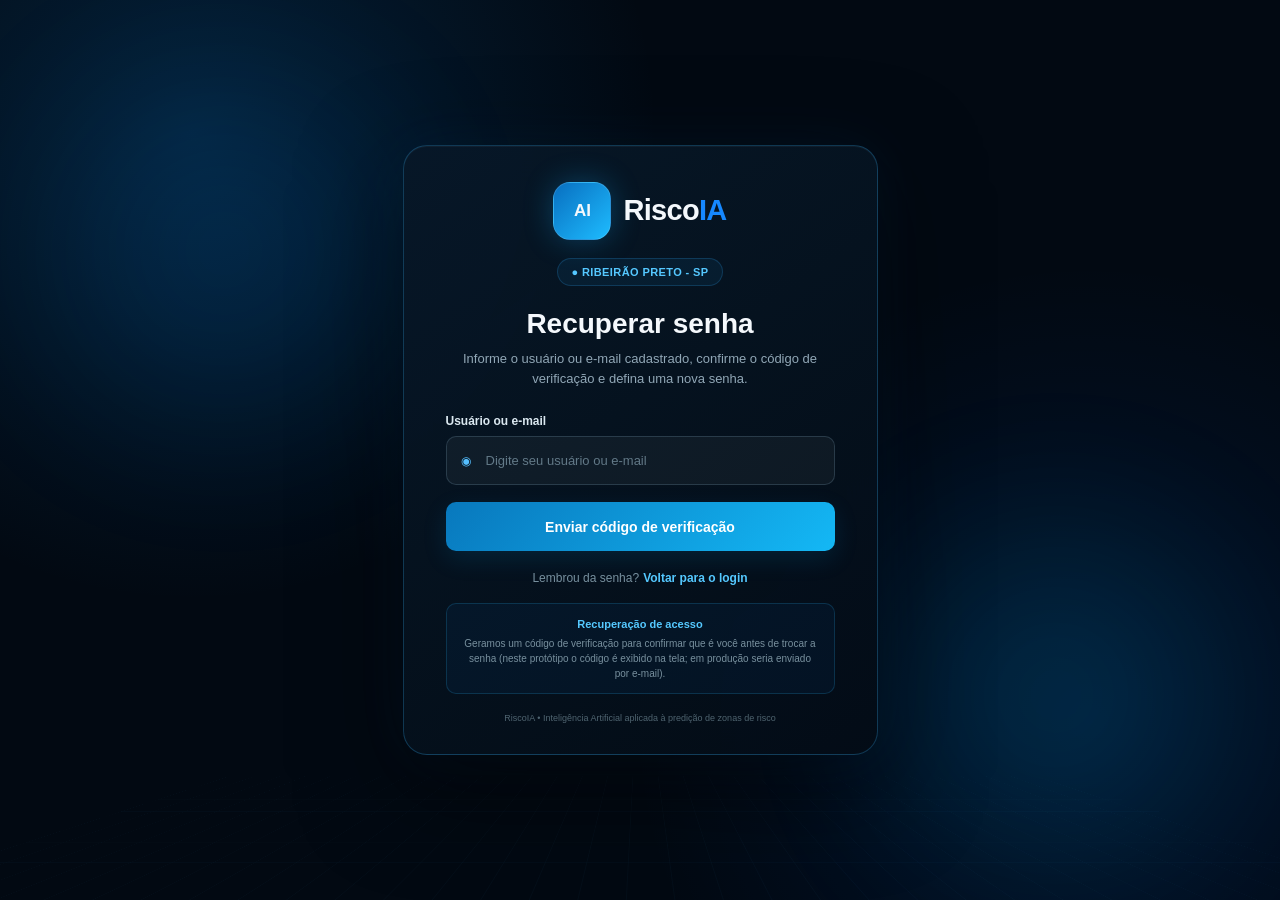
<file: forgot-password.html>
<!DOCTYPE html>
<html lang="pt-BR">
<head>
    <meta charset="UTF-8">
    <meta name="viewport" content="width=device-width, initial-scale=1.0">
    <title>RiscoIA | Recuperar senha</title>
    <link rel="stylesheet" href="login.css">
    <link rel="stylesheet" href="enhancements.css">
</head>
<body>
<div class="background">
    <div class="grid"></div>
    <div class="glow glow-one"></div>
    <div class="glow glow-two"></div>
</div>

<main class="login-container">
    <section class="login-card recovery-card" aria-labelledby="recoveryTitle">
        <div class="brand">
            <div class="logo-icon"><span>AI</span></div>
            <div class="brand-name">Risco<span>IA</span></div>
        </div>

        <div class="location">● RIBEIRÃO PRETO - SP</div>

        <div class="heading">
            <h1 id="recoveryTitle">Recuperar senha</h1>
            <p>Informe o usuário ou e-mail cadastrado, confirme o código de verificação e defina uma nova senha.</p>
        </div>

        <form id="recoveryForm" class="auth-form" novalidate>

            <!-- ETAPA 1: identificar a conta e gerar o código -->
            <div id="recoveryStep1">
                <div class="input-group">
                    <label for="recoveryIdentity">Usuário ou e-mail</label>
                    <div class="input-wrapper">
                        <span class="input-icon">◉</span>
                        <input id="recoveryIdentity" type="text" autocomplete="username"
                               placeholder="Digite seu usuário ou e-mail" required>
                    </div>
                </div>

                <button type="button" class="login-button recovery-button" id="sendCodeButton">
                    Enviar código de verificação
                </button>
            </div>

            <!-- ETAPA 2: confirmar o código e definir a nova senha -->
            <div id="recoveryStep2" hidden>
                <div id="recoveryCodeHint" class="recovery-code-hint" hidden></div>

                <div class="input-group">
                    <label for="recoveryCode">Código de verificação</label>
                    <div class="input-wrapper">
                        <span class="input-icon">#</span>
                        <input id="recoveryCode" type="text" inputmode="numeric" maxlength="6"
                               placeholder="Digite o código de 6 dígitos" required>
                    </div>
                </div>

                <div class="input-group">
                    <label for="newPassword">Nova senha</label>
                    <div class="input-wrapper">
                        <span class="input-icon">●</span>
                        <input id="newPassword" type="password" minlength="6"
                               autocomplete="new-password" placeholder="Mínimo de 6 caracteres" required>
                        <button type="button" class="password-toggle" data-target="newPassword" aria-label="Mostrar ou ocultar nova senha">Mostrar</button>
                    </div>
                </div>

                <div class="input-group">
                    <label for="confirmNewPassword">Confirmar nova senha</label>
                    <div class="input-wrapper">
                        <span class="input-icon">●</span>
                        <input id="confirmNewPassword" type="password" minlength="6"
                               autocomplete="new-password" placeholder="Digite a senha novamente" required>
                        <button type="button" class="password-toggle" data-target="confirmNewPassword" aria-label="Mostrar ou ocultar confirmação da senha">Mostrar</button>
                    </div>
                </div>

                <button type="submit" class="login-button recovery-button" id="recoveryButton">
                    <span id="recoveryButtonText">Redefinir minha senha</span>
                    <span id="recoveryLoading" class="hidden">Atualizando...</span>
                </button>
            </div>

            <div id="recoveryMessage" class="message hidden" role="status" aria-live="polite"></div>
        </form>

        <div class="switch-auth recovery-back-area">
            <span>Lembrou da senha?</span>
            <a href="login.html" class="recovery-back">Voltar para o login</a>
        </div>

        <div class="recovery-info">
            <strong>Recuperação de acesso</strong>
            <span>Geramos um código de verificação para confirmar que é você antes de trocar a senha (neste protótipo o código é exibido na tela; em produção seria enviado por e-mail).</span>
        </div>

        <footer>
            RiscoIA • Inteligência Artificial aplicada à predição de zonas de risco
        </footer>
    </section>
</main>

<script src="utils.js"></script>
<script src="enhancements.js"></script>
</body>
</html>
</file>
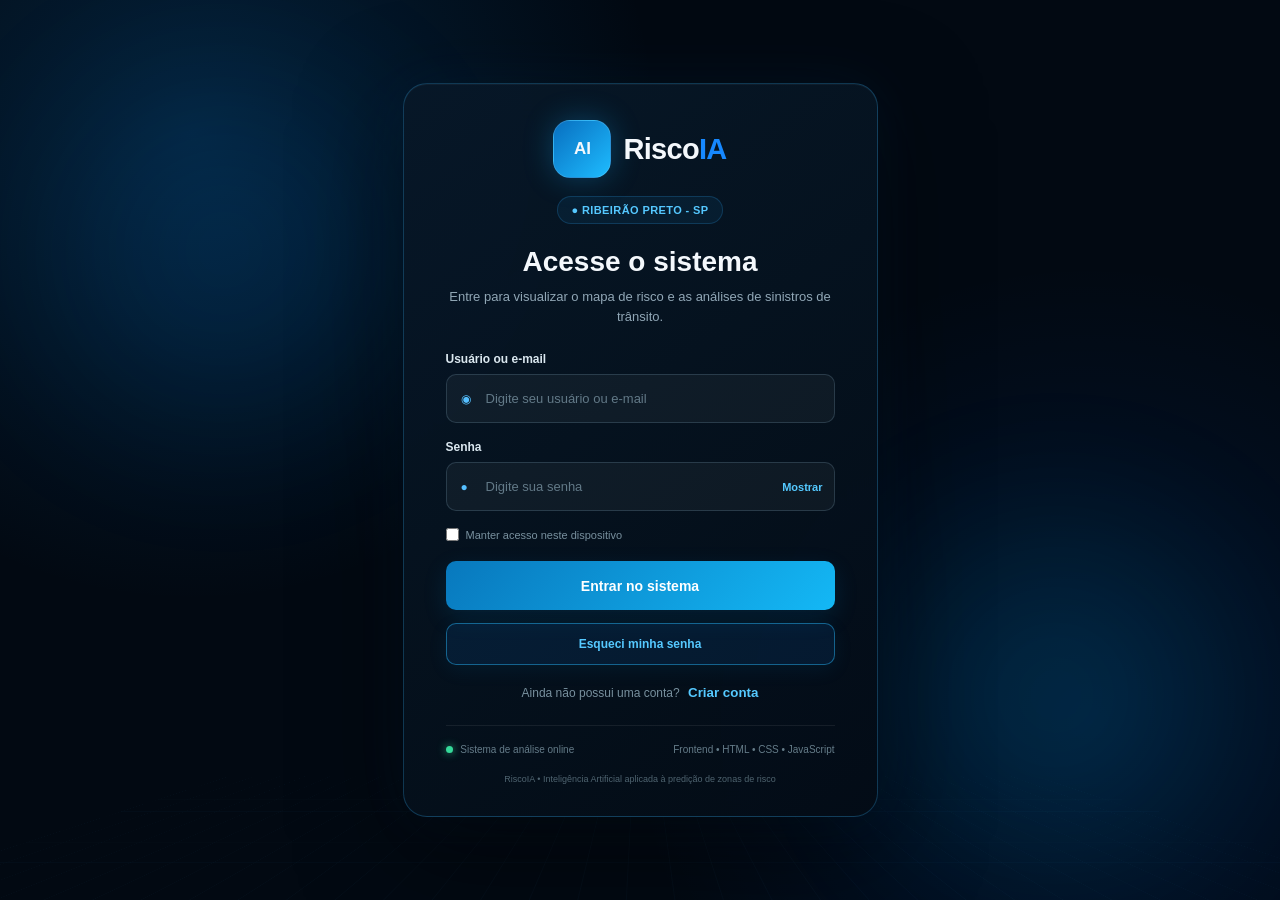
<file: login.html>
<!DOCTYPE html>
<html lang="pt-BR">
<head>
    <meta charset="UTF-8">
    <meta name="viewport" content="width=device-width, initial-scale=1.0">
    <title>RiscoIA | Sistema de Predição de Sinistros</title>
    <link rel="stylesheet" href="login.css">
    <link rel="stylesheet" href="enhancements.css">
</head>
<body>

<div class="background">
    <div class="grid"></div>
    <div class="glow glow-one"></div>
    <div class="glow glow-two"></div>
</div>

<main class="login-container">
    <section class="login-card">

        <div class="brand">
            <div class="logo-icon">
                <span>AI</span>
            </div>
            <div class="brand-name">Risco<span>IA</span></div>
        </div>

        <div class="location">● RIBEIRÃO PRETO - SP</div>

        <div class="heading">
            <h1 id="formTitle">Acesse o sistema</h1>
            <p id="formSubtitle">
                Entre para visualizar o mapa de risco e as análises de sinistros de trânsito.
            </p>
        </div>

        <!-- LOGIN -->
        <form id="loginForm" class="auth-form">
            <div class="input-group">
                <label for="loginUsername">Usuário ou e-mail</label>
                <div class="input-wrapper">
                    <span class="input-icon">◉</span>
                    <input
                        type="text"
                        id="loginUsername"
                        placeholder="Digite seu usuário ou e-mail"
                        autocomplete="username"
                        required
                    >
                </div>
            </div>

            <div class="input-group">
                <label for="loginPassword">Senha</label>
                <div class="input-wrapper">
                    <span class="input-icon">●</span>
                    <input
                        type="password"
                        id="loginPassword"
                        placeholder="Digite sua senha"
                        autocomplete="current-password"
                        required
                    >
                    <button type="button" class="password-toggle" data-target="loginPassword" aria-label="Mostrar ou ocultar senha">Mostrar</button>
                </div>
            </div>

            <div class="form-options">
                <label class="remember">
                    <input type="checkbox" id="rememberMe">
                    <span>Manter acesso neste dispositivo</span>
                </label>
            </div>

            <button type="submit" class="login-button" id="loginButton">
                <span id="loginButtonText">Entrar no sistema</span>
                <span id="loginLoading" class="hidden">Autenticando...</span>
            </button>

            <div id="loginMessage" class="message hidden"></div>

            <div class="forgot-password-link">
                <button type="button" id="forgotPasswordLink">Esqueci minha senha</button>
            </div>
        </form>

        <!-- CADASTRO -->
        <form id="registerForm" class="auth-form hidden">
            <div class="input-group">
                <label for="registerName">Nome completo</label>
                <div class="input-wrapper">
                    <span class="input-icon">●</span>
                    <input
                        type="text"
                        id="registerName"
                        placeholder="Digite seu nome completo"
                        autocomplete="name"
                        required
                    >
                </div>
            </div>

            <div class="input-group">
                <label for="registerEmail">E-mail</label>
                <div class="input-wrapper">
                    <span class="input-icon">@</span>
                    <input
                        type="email"
                        id="registerEmail"
                        placeholder="seuemail@exemplo.com"
                        autocomplete="email"
                        required
                    >
                </div>
            </div>

            <div class="input-group">
                <label for="registerUsername">Usuário</label>
                <div class="input-wrapper">
                    <span class="input-icon">◉</span>
                    <input
                        type="text"
                        id="registerUsername"
                        placeholder="Escolha um usuário"
                        autocomplete="username"
                        minlength="3"
                        required
                    >
                </div>
            </div>

            <div class="input-group">
                <label for="registerPassword">Senha</label>
                <div class="input-wrapper">
                    <span class="input-icon">●</span>
                    <input
                        type="password"
                        id="registerPassword"
                        placeholder="Mínimo de 6 caracteres"
                        autocomplete="new-password"
                        minlength="6"
                        required
                    >
                    <button type="button" class="password-toggle" data-target="registerPassword" aria-label="Mostrar ou ocultar senha">Mostrar</button>
                </div>
            </div>

            <div class="input-group">
                <label for="registerPasswordConfirm">Confirmar senha</label>
                <div class="input-wrapper">
                    <span class="input-icon">●</span>
                    <input
                        type="password"
                        id="registerPasswordConfirm"
                        placeholder="Digite a senha novamente"
                        autocomplete="new-password"
                        required
                    >
                </div>
            </div>

            <button type="submit" class="login-button">
                Criar conta e continuar
            </button>

            <div id="registerMessage" class="message hidden"></div>
        </form>

        <div class="switch-auth">
            <span id="switchText">Ainda não possui uma conta?</span>
            <button type="button" id="switchAuth">Criar conta</button>
        </div>

        <div class="system-info">
            <div><span class="status-dot"></span> Sistema de análise online</div>
            <div>Frontend • HTML • CSS • JavaScript</div>
        </div>

        <footer>
            RiscoIA • Inteligência Artificial aplicada à predição de zonas de risco
        </footer>
    </section>
</main>

<script src="utils.js"></script>
<script src="script.js"></script>
<script src="enhancements.js"></script>
</body>
</html>
</file>
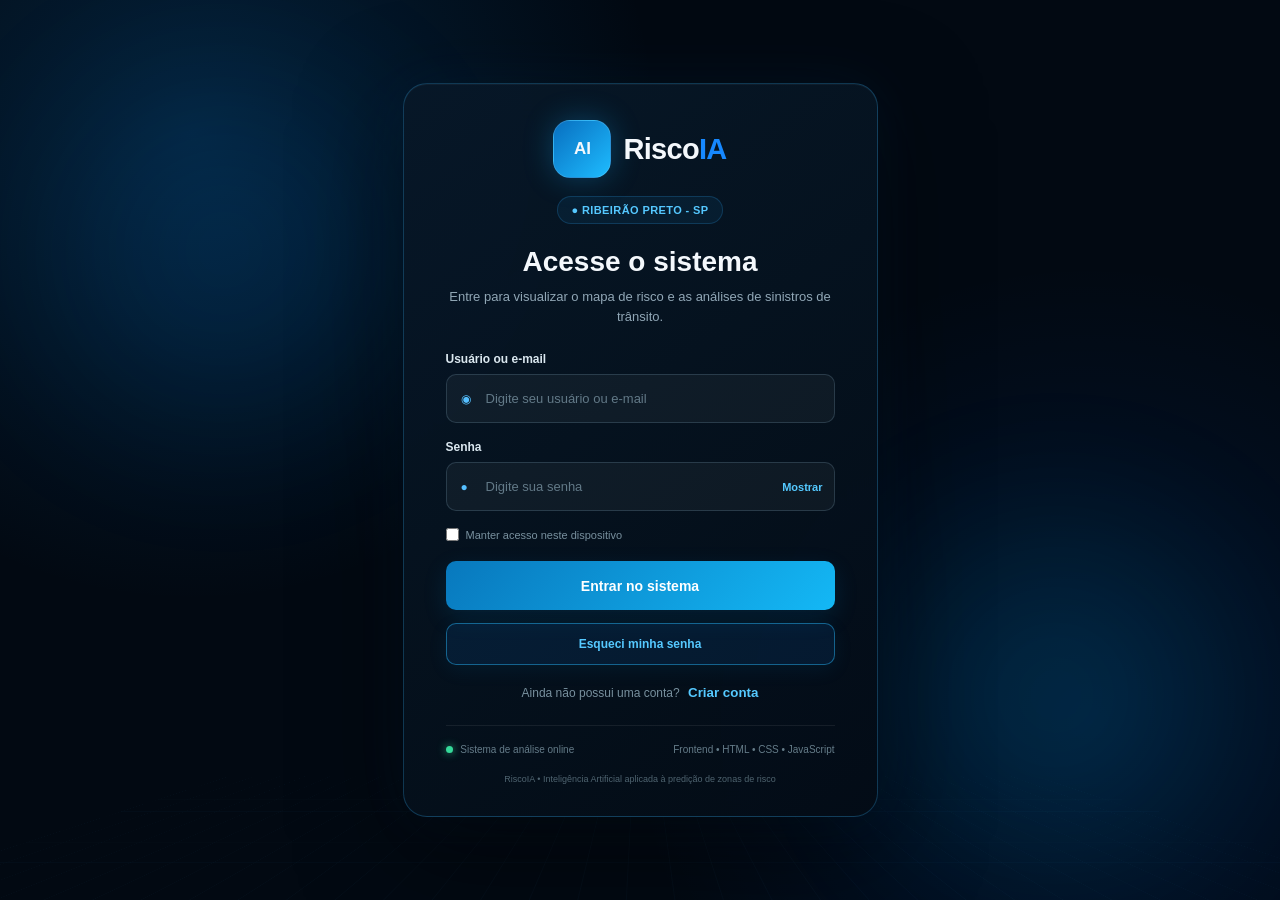
<file: predicao.html>
<!DOCTYPE html>
<html lang="pt-BR">
<head><meta charset="UTF-8"><meta name="viewport" content="width=device-width,initial-scale=1.0"><title>RiscoIA | Simulação de Risco</title><link rel="stylesheet" href="style.css"><link rel="stylesheet" href="enhancements.css"></head>
<body>
<header class="navbar"><div class="container nav-container"><a href="index.html" class="logo"><div class="logo-symbol">◇</div><div class="logo-name">Risco<span>IA</span></div></a><nav class="nav-menu"><a href="index.html" class="nav-link">Dashboard</a><a href="predicao.html" class="nav-link active">Simulação de Risco</a><a href="relatorios.html" class="nav-link">Relatórios</a></nav><button id="logoutButton" class="btn btn-outline btn-logout">Sair</button></div></header>
<main class="page-main"><section class="prediction-section"><div class="container"><div class="section-heading"><span>INTELIGÊNCIA ARTIFICIAL</span><h1>Simulação de Risco</h1><p>Informe as condições para consultar a estimativa de risco.</p></div>
<form id="predictionForm" class="prediction-form" novalidate>
<button type="button" id="useLiveConditions" class="btn btn-outline live-conditions-button">
    <span id="liveConditionsText">🕒 Usar condições de agora (horário + clima ao vivo)</span>
    <span id="liveConditionsSpinner" class="spinner hidden"></span>
</button>
<div class="prediction-grid">
<label>Bairro / Via<select id="predVia" required><option value="">Selecione</option><option value="francisco-junqueira">Av. Francisco Junqueira</option><option value="dom-pedro">Av. Dom Pedro I</option><option value="anhanguera">Rod. Anhanguera</option><option value="centro">Centro</option><option value="botanico">Jardim Botânico</option></select></label>
<label>Horário<select id="predHorario" required><option value="">Selecione</option><option value="pico-manha">07h-09h</option><option value="pico-noite">17h-19h</option><option value="fora-pico">10h-16h</option><option value="madrugada">00h-06h</option></select></label>
<label>Clima<select id="predClima" required><option value="">Selecione</option><option value="chuva">Chuva</option><option value="sol">Sol</option><option value="nublado">Nublado</option></select></label>
<label>Dia da Semana<select id="predDia" required><option value="">Selecione</option><option>Segunda-feira</option><option>Terça-feira</option><option>Quarta-feira</option><option>Quinta-feira</option><option>Sexta-feira</option><option>Sábado</option><option>Domingo</option></select></label>
</div><button id="calculateRisk" class="btn btn-primary prediction-button" type="submit" disabled><span id="predictionButtonText">Calcular Risco</span><span id="predictionSpinner" class="spinner hidden"></span></button><div id="predictionError" class="friendly-error" role="alert" hidden></div></form>
<div id="predictionResult" class="result-card" hidden><div class="result-top"><span id="riskTag" class="risk-tag">RISCO</span><span id="riskPercent" class="risk-percent">0%</span></div><h2 id="riskTitle">Resultado da análise</h2><p id="riskFactors">Fatores críticos serão exibidos aqui.</p><div class="result-meter"><span id="riskMeter"></span></div><small>Estimativa demonstrativa do frontend. Em produção, o percentual deve vir da API do modelo.</small></div>
</div><div class="prediction-history-link"><a class="btn btn-outline" href="relatorios.html">Ver histórico e relatórios</a></div></section></main><script src="utils.js"></script>
<script src="script.js"></script><script src="enhancements.js"></script></body></html>
</file>
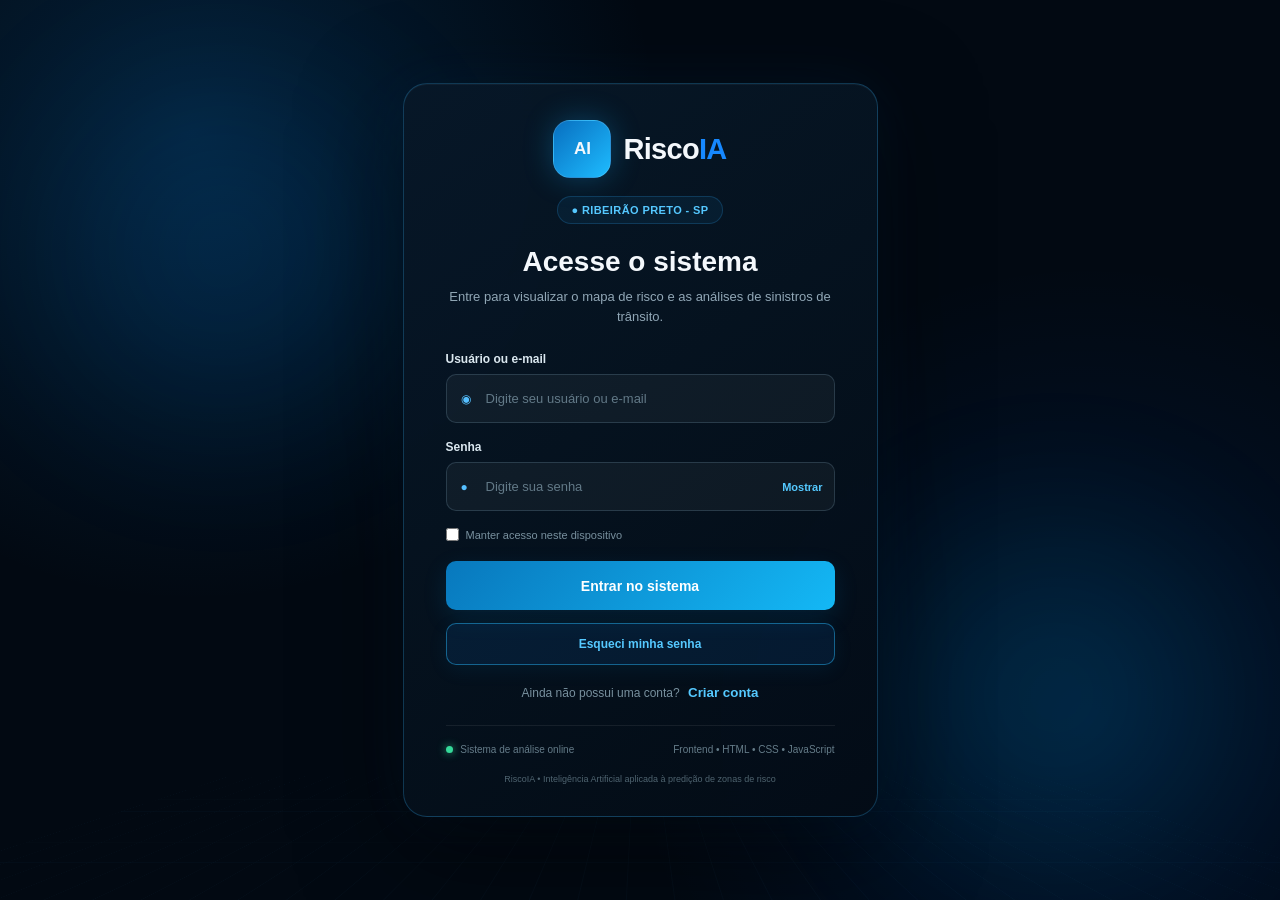
<file: relatorios.html>
<!DOCTYPE html>
<html lang="pt-BR">
<head><meta charset="UTF-8"><meta name="viewport" content="width=device-width,initial-scale=1.0"><title>RiscoIA | Relatórios</title><link rel="stylesheet" href="style.css"><link rel="stylesheet" href="enhancements.css"></head>
<body><header class="navbar"><div class="container nav-container"><a href="index.html" class="logo"><div class="logo-symbol">◇</div><div class="logo-name">Risco<span>IA</span></div></a><nav class="nav-menu"><a href="index.html" class="nav-link">Dashboard</a><a href="predicao.html" class="nav-link">Simulação de Risco</a><a href="relatorios.html" class="nav-link active">Relatórios</a></nav><button id="logoutButton" class="btn btn-outline btn-logout">Sair</button></div></header>
<main class="page-main"><section class="reports-section"><div class="container"><div class="section-heading"><span>MONITORAMENTO</span><h1>Relatórios e histórico</h1><p>Consulte as previsões realizadas neste navegador, filtre os resultados e gere uma versão para impressão/PDF.</p></div>
<div class="report-grid report-grid-4"><article class="report-card"><strong id="reportTotal">0</strong><span>Total de previsões</span></article><article class="report-card"><strong id="reportHigh">0</strong><span>Risco elevado</span></article><article class="report-card"><strong id="reportMedium">0</strong><span>Risco médio</span></article><article class="report-card"><strong id="reportLow">0</strong><span>Risco baixo</span></article></div>
<div class="report-tools"><div><label for="reportRiskFilter">Nível de risco<select id="reportRiskFilter"><option value="todos">Todos</option><option value="alto">Alto</option><option value="medio">Médio</option><option value="baixo">Baixo</option></select></label></div><div><label for="reportDateFilter">Período<input id="reportDateFilter" type="date"></label></div><div><label for="reportViaFilter">Via<select id="reportViaFilter"><option value="todos">Todas</option></select></label></div><div class="report-actions"><button id="exportCsv" class="btn btn-primary" type="button">Exportar CSV</button><button id="printReport" class="btn btn-outline" type="button">Imprimir / PDF</button><button id="clearHistory" class="btn btn-outline danger-outline" type="button">Limpar histórico</button></div></div>
<div class="comparison-panel"><div class="section-heading compact"><span>COMPARAÇÃO</span><h2>Distribuição por via</h2><p>As previsões salvas são agrupadas automaticamente para facilitar a análise.</p></div><div id="roadComparison" class="comparison-grid"></div></div>
<div class="history-panel"><div class="section-heading compact"><span>HISTÓRICO</span><h2>Previsões realizadas</h2></div><div class="table-wrap"><table class="history-table"><thead><tr><th>Data</th><th>Via</th><th>Horário</th><th>Clima</th><th>Dia</th><th>Risco</th><th>Probabilidade</th><th>Origem</th></tr></thead><tbody id="historyTableBody"></tbody></table><div id="historyEmpty" class="history-empty">Nenhuma previsão registrada ainda. Faça uma simulação para preencher este relatório.</div></div></div>
<div class="report-note"><h2>Modo demonstração</h2><p>Os resultados calculados sem conexão com o backend são estimativas demonstrativas do frontend. Em produção, o percentual e os fatores devem ser fornecidos pela API/modelo de IA.</p></div>
</div></section></main><script src="utils.js"></script>
<script src="script.js"></script><script src="enhancements.js"></script></body></html>
</file>
<file: login.css>
* {
    margin: 0;
    padding: 0;
    box-sizing: border-box;
}

:root {
    --blue: #1688ff;
    --blue-light: #28baff;
    --bg: #020912;
    --card: rgba(5, 18, 31, 0.94);
    --text: #f4f8fc;
    --muted: #91a7b6;
}

body {
    min-height: 100vh;
    font-family: Arial, Helvetica, sans-serif;
    color: var(--text);
    background:
        radial-gradient(circle at 15% 15%, rgba(11, 111, 184, .24), transparent 35%),
        radial-gradient(circle at 85% 80%, rgba(0, 102, 255, .12), transparent 35%),
        #020912;
    overflow-x: hidden;
}

.background {
    position: fixed;
    inset: 0;
    overflow: hidden;
    z-index: 0;
}

.grid {
    position: absolute;
    inset: -20%;
    opacity: .18;
    background-image:
        linear-gradient(rgba(40, 180, 255, .15) 1px, transparent 1px),
        linear-gradient(90deg, rgba(40, 180, 255, .15) 1px, transparent 1px);
    background-size: 55px 55px;
    transform: perspective(700px) rotateX(58deg) scale(1.5);
    transform-origin: center bottom;
}

.glow {
    position: absolute;
    width: 320px;
    height: 320px;
    border-radius: 50%;
    filter: blur(90px);
    opacity: .12;
}

.glow-one {
    background: #008cff;
    left: 5%;
    top: 10%;
}

.glow-two {
    background: #00c8ff;
    right: 5%;
    bottom: 5%;
}

.login-container {
    position: relative;
    z-index: 1;
    min-height: 100vh;
    display: flex;
    align-items: center;
    justify-content: center;
    padding: 28px;
}

.login-card {
    width: 100%;
    max-width: 475px;
    padding: 36px 42px 30px;
    border: 1px solid rgba(54, 184, 255, .25);
    border-radius: 24px;
    background: linear-gradient(145deg, rgba(7, 24, 40, .97), rgba(3, 12, 22, .96));
    box-shadow:
        0 30px 100px rgba(0,0,0,.55),
        0 0 60px rgba(0, 148, 255, .08),
        inset 0 1px 0 rgba(255,255,255,.04);
    backdrop-filter: blur(18px);
}

.brand {
    display: flex;
    align-items: center;
    justify-content: center;
    gap: 12px;
    margin-bottom: 18px;
}

.logo-icon {
    width: 58px;
    height: 58px;
    display: flex;
    align-items: center;
    justify-content: center;
    border-radius: 17px;
    background: linear-gradient(135deg, #086fc0, #1ebcff);
    box-shadow: 0 0 30px rgba(20, 175, 255, .28);
    border: 1px solid rgba(255,255,255,.12);
}

.logo-icon span {
    font-size: 17px;
    font-weight: 900;
}

.brand-name {
    font-size: 29px;
    font-weight: 800;
    letter-spacing: -.7px;
}

.brand-name span {
    color: var(--blue);
}

.location {
    width: fit-content;
    margin: 0 auto 22px;
    padding: 7px 13px;
    border: 1px solid rgba(47, 169, 255, .2);
    border-radius: 999px;
    color: #55c8ff;
    background: rgba(25, 150, 230, .08);
    font-size: 11px;
    font-weight: 700;
    letter-spacing: .4px;
}

.heading {
    text-align: center;
    margin-bottom: 25px;
}

.heading h1 {
    font-size: 28px;
    margin-bottom: 9px;
}

.heading p {
    color: var(--muted);
    font-size: 13px;
    line-height: 1.55;
}

.auth-form {
    animation: fadeIn .25s ease;
}

.hidden {
    display: none !important;
}

.input-group {
    margin-bottom: 17px;
}

.input-group label {
    display: block;
    margin-bottom: 8px;
    color: #dbe8f0;
    font-size: 12px;
    font-weight: 700;
}

.input-wrapper {
    position: relative;
}

.input-icon {
    position: absolute;
    left: 15px;
    top: 50%;
    transform: translateY(-50%);
    color: #55bfff;
    font-size: 12px;
    pointer-events: none;
}

.input-wrapper input {
    width: 100%;
    height: 49px;
    padding: 0 16px 0 39px;
    border: 1px solid rgba(132, 174, 195, .22);
    border-radius: 10px;
    outline: none;
    background: rgba(255,255,255,.045);
    color: white;
    font-size: 13px;
    transition: .2s ease;
}

.input-wrapper input:focus {
    border-color: var(--blue-light);
    background: rgba(20, 160, 235, .055);
    box-shadow: 0 0 0 3px rgba(34,186,255,.09);
}

.input-wrapper input::placeholder {
    color: #627987;
}

.password-toggle {
    position: absolute;
    right: 12px;
    top: 50%;
    transform: translateY(-50%);
    border: 0;
    background: transparent;
    color: #54c9ff;
    cursor: pointer;
    font-size: 11px;
    font-weight: 700;
}

.form-options {
    display: flex;
    justify-content: space-between;
    align-items: center;
    margin: 2px 0 20px;
}

.remember {
    display: flex;
    align-items: center;
    gap: 7px;
    color: #78909e;
    font-size: 11px;
    cursor: pointer;
}

.remember input {
    accent-color: var(--blue);
}

.login-button {
    width: 100%;
    min-height: 49px;
    border: 0;
    border-radius: 10px;
    background: linear-gradient(135deg, #0878bd, #14b8f5);
    color: white;
    font-size: 14px;
    font-weight: 800;
    cursor: pointer;
    transition: .2s ease;
    box-shadow: 0 8px 25px rgba(0, 151, 230, .13);
}

.login-button:hover {
    transform: translateY(-2px);
    box-shadow: 0 13px 32px rgba(0, 177, 245, .22);
}

.login-button:active {
    transform: translateY(0);
}

.login-button:disabled {
    opacity: .6;
    cursor: not-allowed;
}

.message {
    margin-top: 13px;
    padding: 11px 12px;
    border-radius: 9px;
    font-size: 12px;
    line-height: 1.4;
}

.message.success {
    color: #73e6b2;
    border: 1px solid rgba(40, 220, 150, .28);
    background: rgba(40, 220, 150, .08);
}

.message.error {
    color: #ff9292;
    border: 1px solid rgba(255, 80, 80, .28);
    background: rgba(255, 70, 70, .08);
}

.switch-auth {
    text-align: center;
    margin-top: 20px;
    color: #78909e;
    font-size: 12px;
}

.switch-auth button {
    margin-left: 5px;
    border: 0;
    background: transparent;
    color: #55c9ff;
    font-weight: 800;
    cursor: pointer;
}

.system-info {
    display: flex;
    justify-content: space-between;
    gap: 10px;
    margin-top: 25px;
    padding-top: 18px;
    border-top: 1px solid rgba(255,255,255,.07);
    color: #657c89;
    font-size: 10px;
}

.status-dot {
    display: inline-block;
    width: 7px;
    height: 7px;
    margin-right: 5px;
    border-radius: 50%;
    background: #35d99a;
    box-shadow: 0 0 8px rgba(53,217,154,.8);
}

footer {
    margin-top: 18px;
    text-align: center;
    color: #4f6470;
    font-size: 9px;
    line-height: 1.4;
}

@keyframes fadeIn {
    from { opacity: 0; transform: translateY(4px); }
    to { opacity: 1; transform: translateY(0); }
}

@media (max-width: 520px) {
    .login-container {
        padding: 16px;
    }

    .login-card {
        padding: 30px 23px 25px;
    }

    .heading h1 {
        font-size: 25px;
    }

    .system-info {
        flex-direction: column;
    }
}
</file>
<file: enhancements.css>
/* =====================================================
   RiscoIA - complementos de acessibilidade e estados
   Adicionado sem remover os estilos originais.
===================================================== */

.sr-only {
    position: absolute !important;
    width: 1px !important;
    height: 1px !important;
    padding: 0 !important;
    margin: -1px !important;
    overflow: hidden !important;
    clip: rect(0, 0, 0, 0) !important;
    white-space: nowrap !important;
    border: 0 !important;
}

.forgot-password-link {
    text-align: center;
    margin: 13px 0 0;
}

.forgot-password-link button {
    width: 100%;
    min-height: 42px;
    border: 1px solid rgba(40, 186, 255, .45);
    border-radius: 10px;
    background: rgba(22, 136, 255, .10);
    color: #55c9ff;
    cursor: pointer;
    font-size: 12px;
    font-weight: 800;
    padding: 10px 14px;
    transition: .2s ease;
    box-shadow: 0 5px 20px rgba(0, 151, 230, .08);
}

.forgot-password-link button:hover {
    transform: translateY(-1px);
    border-color: #28baff;
    background: linear-gradient(135deg, rgba(8, 120, 189, .28), rgba(20, 184, 245, .18));
    color: #ffffff;
    box-shadow: 0 9px 26px rgba(0, 177, 245, .18);
}

.forgot-password-link button:focus-visible,
.switch-auth button:focus-visible,
.password-toggle:focus-visible,
.login-button:focus-visible,
.btn:focus-visible,
.map-controls button:focus-visible,
.mobile-menu:focus-visible,
.state-card button:focus-visible {
    outline: 3px solid rgba(85, 201, 255, .75);
    outline-offset: 3px;
}

/* Correção: [hidden] tem a mesma especificidade que .system-status, e como
   "display: grid" é declarado depois, ele vencia a regra nativa do navegador
   que esconde elementos com o atributo "hidden". Resultado: o aviso ficava
   visível o tempo todo, mesmo quando script.js definia hidden = true (ex.:
   com a internet funcionando normalmente). Esta regra garante que o
   atributo "hidden" realmente esconda o aviso. */
.system-status[hidden] {
    display: none;
}

.system-status {
    width: min(1120px, 90%);
    margin: 92px auto 0;
    padding: 14px 18px;
    border: 1px solid rgba(255, 170, 70, .35);
    border-radius: 12px;
    background: rgba(80, 45, 10, .72);
    color: #ffe4b5;
    display: grid;
    grid-template-columns: auto 1fr auto;
    align-items: center;
    gap: 12px;
    position: relative;
    z-index: 10;
}

.system-status button {
    border: 1px solid currentColor;
    background: transparent;
    color: inherit;
    border-radius: 8px;
    padding: 7px 12px;
    cursor: pointer;
    font-weight: 700;
}

.state-card {
    margin: 24px 0;
    padding: 34px;
    border: 1px dashed #36516b;
    border-radius: 14px;
    background: #071525;
    text-align: center;
}

.state-icon {
    font-size: 34px;
    margin-bottom: 8px;
}

.state-card h3 {
    margin-bottom: 8px;
}

.state-card p {
    color: #8797aa;
    max-width: 620px;
    margin: 0 auto 18px;
    line-height: 1.55;
}

@media (max-width: 700px) {
    .system-status {
        grid-template-columns: 1fr;
        margin-top: 82px;
    }

    .system-status button {
        width: 100%;
    }
}

@media (prefers-reduced-motion: reduce) {
    *,
    *::before,
    *::after {
        scroll-behavior: auto !important;
        animation-duration: .01ms !important;
        animation-iteration-count: 1 !important;
        transition-duration: .01ms !important;
    }
}

/* Brilho que segue o cursor pela tela. Puramente decorativo (pointer-events
   desligado), some em telas sem mouse e é removido quando o usuário prefere
   menos movimento na tela. */
.cursor-glow {
    position: fixed;
    top: 0;
    left: 0;
    width: 320px;
    height: 320px;
    margin-left: -160px;
    margin-top: -160px;
    border-radius: 50%;
    background: radial-gradient(circle, rgba(56, 189, 255, .22), rgba(56, 189, 255, .05) 45%, rgba(56, 189, 255, 0) 70%);
    mix-blend-mode: screen;
    pointer-events: none;
    z-index: 4;
    opacity: 0;
    transition: opacity .35s ease;
    will-change: transform;
}

.reduce-motion .cursor-glow,
.cursor-glow.is-disabled {
    display: none;
}


.recovery-card {
    max-width: 475px;
}

.recovery-button {
    background: linear-gradient(135deg, #0878bd, #14b8f5);
}

.recovery-back-area {
    display: flex;
    justify-content: center;
    align-items: center;
    gap: 4px;
}

.recovery-back {
    color: #55c9ff;
    font-weight: 800;
    text-decoration: none;
}

.recovery-back:hover {
    color: #ffffff;
    text-decoration: underline;
}

.recovery-info {
    margin-top: 18px;
    padding: 12px 14px;
    border: 1px solid rgba(40, 186, 255, .18);
    border-radius: 10px;
    background: rgba(22, 136, 255, .055);
    color: #78909e;
    font-size: 10px;
    line-height: 1.5;
    text-align: center;
}

.recovery-info strong {
    display: block;
    margin-bottom: 3px;
    color: #55c9ff;
    font-size: 11px;
}


/* =====================================================
   RISCOIA - MONITORAMENTO E RELATÓRIOS
===================================================== */
.smart-monitor{padding:78px 0;background:#06111f;}
.smart-stats{display:grid;grid-template-columns:repeat(4,1fr);gap:16px;margin:26px 0;}
.smart-stat{padding:22px;border:1px solid rgba(91,145,190,.22);border-radius:16px;background:linear-gradient(145deg,#0a1b2c,#081523);box-shadow:0 12px 30px rgba(0,0,0,.14);}
.smart-stat strong{display:block;font-size:34px;line-height:1;margin-bottom:8px;color:#fff;}
.smart-stat span{color:#8296aa;font-size:13px;}
.smart-grid{display:grid;grid-template-columns:1.3fr .7fr;gap:18px;}
.smart-panel,.comparison-panel,.history-panel{border:1px solid rgba(91,145,190,.22);border-radius:16px;background:#081827;padding:24px;}
.smart-panel-head{display:flex;justify-content:space-between;gap:18px;align-items:flex-start;}
.smart-panel h3{margin:6px 0 0;font-size:20px;}
.mini-label{font-size:10px;letter-spacing:1.4px;color:#5bc8ff;font-weight:800;}
.smart-badge{display:inline-flex;padding:7px 10px;border-radius:999px;font-size:10px;font-weight:900;white-space:nowrap;}
.smart-badge.high{background:rgba(239,68,68,.14);color:#ff7777}.smart-badge.medium{background:rgba(245,158,11,.14);color:#ffc05b}.smart-badge.low{background:rgba(34,197,94,.14);color:#66dc91}.smart-badge.neutral{background:rgba(148,163,184,.12);color:#9aa9b9}.smart-badge.info{background:rgba(56,189,248,.13);color:#63d2ff;}
.smart-panel p{color:#8fa2b5;line-height:1.65;margin:15px 0 18px;}
.smart-meter{height:9px;background:#0d2639;border-radius:999px;overflow:hidden}.smart-meter span{display:block;height:100%;width:0;border-radius:inherit;background:#ef4444;transition:width .45s ease;}
.btn-small{padding:9px 14px;font-size:12px;}
.prediction-history-link{display:flex;justify-content:center;margin-top:18px;}
.report-grid-4{grid-template-columns:repeat(4,1fr)!important;}
.report-tools{display:grid;grid-template-columns:180px 180px 180px 1fr;gap:16px;align-items:end;margin:24px 0;padding:18px;border:1px solid rgba(91,145,190,.2);border-radius:14px;background:#081827;}
.report-tools label{display:flex;flex-direction:column;gap:7px;color:#8fa2b5;font-size:11px;font-weight:800;text-transform:uppercase;letter-spacing:.5px;}
.report-tools select,.report-tools input{width:100%;padding:11px 12px;border:1px solid #24415a;border-radius:9px;background:#06111f;color:#fff;}
.report-actions{display:flex;justify-content:flex-end;gap:8px;flex-wrap:wrap;}
.danger-outline{border-color:rgba(239,68,68,.35)!important;color:#ff8c8c!important;}
.section-heading.compact{margin-bottom:18px}.section-heading.compact h2{margin-bottom:6px;}
.comparison-grid{display:grid;grid-template-columns:repeat(3,1fr);gap:12px;}
.comparison-card{padding:16px;border:1px solid rgba(91,145,190,.2);border-radius:12px;background:#061421}.comparison-card h3{font-size:15px;margin:0 0 10px}.comparison-card p{margin:5px 0;color:#8fa2b5;font-size:12px}.comparison-bar{height:7px;background:#102a3e;border-radius:999px;overflow:hidden;margin-top:10px}.comparison-bar span{display:block;height:100%;background:#38bdf8;}
.history-panel{margin-top:20px}.table-wrap{overflow-x:auto}.history-table{width:100%;border-collapse:collapse;min-width:850px}.history-table th,.history-table td{padding:13px 11px;text-align:left;border-bottom:1px solid rgba(91,145,190,.13);font-size:12px}.history-table th{color:#6dd3ff;text-transform:uppercase;font-size:10px;letter-spacing:.7px}.history-table td{color:#c4d0db}.risk-pill{display:inline-flex;padding:5px 8px;border-radius:999px;font-weight:900;font-size:9px}.risk-pill.alto{background:rgba(239,68,68,.15);color:#ff7d7d}.risk-pill.medio{background:rgba(245,158,11,.15);color:#ffc15f}.risk-pill.baixo{background:rgba(34,197,94,.15);color:#65dc91}.history-empty{padding:34px;text-align:center;color:#7f92a5;border:1px dashed #28445b;border-radius:12px;margin-top:12px}.report-note{margin-top:20px;}
@media(max-width:900px){.smart-stats,.report-grid-4{grid-template-columns:repeat(2,1fr)!important}.smart-grid,.report-tools{grid-template-columns:1fr}.comparison-grid{grid-template-columns:1fr}.report-actions{justify-content:flex-start}}
@media(max-width:600px){.smart-stats{grid-template-columns:1fr 1fr!important}.smart-stat strong{font-size:27px}}
@media print{.navbar,.report-tools,.btn,.nav-menu{display:none!important}.page-main{padding-top:0}.report-note{break-inside:avoid}.history-panel,.comparison-panel{border:1px solid #aaa;background:#fff}.history-table th,.history-table td{color:#111}.section-heading h1,.section-heading h2,.section-heading p,.comparison-card h3,.comparison-card p{color:#111}.report-card{border:1px solid #aaa;background:#fff}.report-card strong,.report-card span{color:#111!important}}

/* =====================================================
   Estado de carregamento do mapa (adicionado)
===================================================== */
.map-wrap{position:relative;}
.map-loading-state{position:absolute;inset:0;display:flex;align-items:center;justify-content:center;text-align:center;padding:20px;background:rgba(2,10,21,.72);color:#cbd5e1;font-size:13px;font-weight:600;z-index:600;pointer-events:none;}
.map-loading-state[hidden]{display:none;}

/* =====================================================
   Recuperação de senha em duas etapas (adicionado)
===================================================== */
.recovery-code-hint{margin:4px 0 6px;padding:11px 13px;border:1px dashed #29405a;border-radius:8px;background:#071525;color:#8fe3b0;font-size:12px;letter-spacing:.3px;}
.recovery-code-hint[hidden]{display:none;}
.recovery-back-step{background:none;border:none;color:#8fa2b5;font-size:12px;text-decoration:underline;cursor:pointer;padding:0;margin-top:4px;}

/* =====================================================
   Condições ao vivo (Open-Meteo) - botão na predição e
   card "Risco agora" no dashboard (adicionado)
===================================================== */
.live-conditions-button{display:flex;align-items:center;justify-content:center;gap:8px;width:100%;margin-bottom:18px;}
.live-risk-grid{display:grid;grid-template-columns:repeat(auto-fit,minmax(140px,1fr));gap:8px;margin:12px 0;}
.live-risk-item{display:flex;flex-direction:column;gap:2px;padding:10px 12px;border-radius:10px;border:1px solid rgba(148,163,184,.18);background:#0a1c30;}
.live-risk-via{font-size:11px;color:#94a3b8;text-transform:uppercase;letter-spacing:.4px;}
.live-risk-value{font-size:18px;font-weight:700;}
.live-risk-item.alto{border-color:rgba(239,68,68,.45);}
.live-risk-item.alto .live-risk-value{color:#ef4444;}
.live-risk-item.medio{border-color:rgba(245,158,11,.45);}
.live-risk-item.medio .live-risk-value{color:#f59e0b;}
.live-risk-item.baixo{border-color:rgba(34,197,94,.45);}
.live-risk-item.baixo .live-risk-value{color:#22c55e;}
</file>
<file: style.css>
/* =====================================================
   RESET
===================================================== */

* {
    margin: 0;
    padding: 0;
    box-sizing: border-box;
}


html {
    scroll-behavior: smooth;
}


body {
    background: #020a15;
    color: #f8fafc;

    font-family:
        Arial,
        Helvetica,
        sans-serif;

    line-height: 1.6;
}


a {
    text-decoration: none;
    color: inherit;
}


button {
    font-family: inherit;
    cursor: pointer;
}


.container {
    width: min(1320px, 92%);
    margin: auto;
}


/* =====================================================
   NAVBAR
===================================================== */

.navbar {

    position: fixed;

    top: 0;
    left: 0;

    width: 100%;

    height: 72px;

    z-index: 1000;

    background:
        rgba(2, 10, 21, .95);

    backdrop-filter: blur(15px);

    border-bottom:
        1px solid #16273b;
}


.nav-container {

    height: 100%;

    display: flex;

    align-items: center;

    justify-content: space-between;
}


.logo {

    display: flex;

    align-items: center;

    gap: 10px;
}


.logo-symbol {

    width: 40px;
    height: 40px;

    display: flex;

    align-items: center;
    justify-content: center;

    border: 2px solid #2181ff;

    border-radius: 50%;

    color: #2d8aff;

    font-size: 25px;
}


.logo-name {

    font-size: 26px;

    font-weight: bold;
}


.logo-name span {

    color: #2982ff;
}


/* MENU */

.nav-menu {

    display: flex;

    align-items: center;

    gap: 31px;

    height: 100%;
}


.nav-link {

    position: relative;

    display: flex;

    align-items: center;

    height: 100%;

    color: #dbe4ef;

    font-size: 14px;

    transition: .2s;
}


.nav-link:hover,
.nav-link.active {

    color: #2b83ff;
}


.nav-link.active::after {

    content: "";

    position: absolute;

    bottom: 0;
    left: 0;

    width: 100%;
    height: 3px;

    background: #2b83ff;
}


.mobile-menu {

    display: none;

    border: none;

    background: transparent;

    color: white;

    font-size: 25px;
}


/* USUÁRIO LOGADO / SAIR */

.nav-user {

    display: flex;

    align-items: center;

    gap: 12px;
}


.nav-user-name {

    color: #9db3c9;

    font-size: 13px;

    white-space: nowrap;
}


.btn-logout {

    padding: 8px 16px;

    font-size: 13px;
}


/* =====================================================
   BOTÕES
===================================================== */

.btn {

    display: inline-flex;

    align-items: center;

    justify-content: center;

    gap: 8px;

    padding: 12px 20px;

    border-radius: 7px;

    font-size: 14px;

    font-weight: bold;

    transition: .2s;
}


.btn:hover {

    transform: translateY(-2px);
}


.btn-primary {

    color: white;

    background:
        linear-gradient(
            135deg,
            #0878ff,
            #2168d7
        );

    border: 1px solid #2480ff;
}


.btn-outline {

    color: white;

    background: transparent;

    border:
        1px solid #3b4c60;
}


.btn-outline:hover {

    border-color: #2781ff;

    background:
        rgba(39,129,255,.08);
}


.btn-map {

    color: white;

    background: #176be0;

    padding: 11px 17px;
}


/* =====================================================
   HERO
===================================================== */

.hero {

    min-height: 650px;

    padding-top: 72px;

    overflow: hidden;

    background:
        radial-gradient(
            circle at 75% 45%,
            rgba(12,72,151,.18),
            transparent 42%
        );
}


.hero-grid {

    min-height: 578px;

    display: grid;

    grid-template-columns: 43% 57%;

    align-items: center;
}


.hero-content {

    position: relative;

    z-index: 10;

    padding-right: 30px;
}


.location-tag {

    display: inline-flex;

    align-items: center;

    gap: 8px;

    padding: 7px 13px;

    margin-bottom: 20px;

    border-radius: 20px;

    color: #dbeafe;

    background:
        rgba(19,83,167,.25);

    border:
        1px solid rgba(46,126,255,.15);

    font-size: 12px;
}


.location-tag span {

    color: #2681ff;
}


.hero h1 {

    font-size:
        clamp(38px, 3.6vw, 58px);

    line-height: 1.06;

    letter-spacing: -1.7px;
}


.hero h1 span {

    color: #2881ff;
}


.hero-description {

    max-width: 590px;

    margin-top: 22px;

    color: #b9c6d5;

    font-size: 15px;

    line-height: 1.7;
}


.hero-buttons {

    display: flex;

    gap: 14px;

    margin-top: 27px;
}


.source-info {

    display: flex;

    align-items: center;

    gap: 7px;

    margin-top: 20px;

    color: #73869c;

    font-size: 11px;
}


.source-info strong {

    color: #b8c5d5;
}


.source-dot {

    width: 7px;
    height: 7px;

    border-radius: 50%;

    background: #22c55e;
}


/* =====================================================
   MAPA
===================================================== */

.map-column {

    display: flex;

    flex-direction: column;

    gap: 14px;
}


.map-side-actions {

    display: flex;

    justify-content: flex-end;

    gap: 12px;
}


.map-container {

    position: relative;

    height: 530px;

    overflow: hidden;
}


.map-header {

    position: absolute;

    top: 20px;
    left: 30px;

    right: 100px;

    display: flex;

    justify-content: space-between;

    z-index: 20;

    font-size: 10px;

    letter-spacing: 1px;

    color: #7990aa;
}


.map-status {

    color: #34d399;
}


.map-background {

    position: relative;

    width: 100%;
    height: 100%;

    background:
        radial-gradient(
            ellipse at center,
            #122943,
            #071727 48%,
            #020c18 82%
        );

    transition: transform .35s;
}


/* =====================================================
   ESTRADAS
===================================================== */

.road {

    position: absolute;

    height: 1px;

    width: 125%;

    background:
        rgba(88,133,174,.22);
}


.road-1 {
    top: 25%;
    left: -15%;
    transform: rotate(17deg);
}


.road-2 {
    top: 43%;
    left: -10%;
    transform: rotate(-28deg);
}


.road-3 {
    top: 62%;
    left: -15%;
    transform: rotate(12deg);
}


.road-4 {
    top: 35%;
    left: -5%;
    transform: rotate(58deg);
}


.road-5 {
    top: 68%;
    left: 10%;
    transform: rotate(-52deg);
}


.road-6 {
    top: 13%;
    left: 25%;
    transform: rotate(75deg);
}


.road-7 {
    top: 78%;
    left: 20%;
    transform: rotate(-8deg);
}


/* =====================================================
   CALOR
===================================================== */

.heat {

    position: absolute;

    width: 125px;
    height: 125px;

    border-radius: 50%;

    background:
        radial-gradient(
            circle,
            rgba(239,40,30,.95),
            rgba(255,128,0,.72) 20%,
            rgba(245,210,30,.52) 37%,
            rgba(28,125,255,.25) 61%,
            transparent 74%
        );

    filter: blur(5px);

    animation:
        heatPulse 3s infinite alternate;
}


.heat-1 {
    top: 18%;
    left: 27%;
}


.heat-2 {
    top: 40%;
    left: 61%;
}


.heat-3 {
    top: 61%;
    left: 43%;
}


.heat-4 {
    top: 70%;
    left: 76%;
    width: 95px;
    height: 95px;
}


.heat-5 {
    top: 22%;
    left: 79%;
    width: 85px;
    height: 85px;
}


@keyframes heatPulse {

    from {
        opacity: .68;
    }

    to {
        opacity: 1;
    }
}


/* =====================================================
   MAP LABELS
===================================================== */

.city-label {

    position: absolute;

    z-index: 5;

    color: #dce6f1;

    font-size: 11px;

    text-shadow:
        0 2px 7px black;
}


.main-city {

    top: 43%;
    left: 54%;

    font-size: 18px;

    font-weight: bold;
}


.label-bonfim {

    top: 8%;
    left: 49%;
}


.label-paulista {

    top: 54%;
    left: 34%;
}


.label-botanico {

    top: 58%;
    right: 21%;
}


.label-virginia {

    top: 62%;
    left: 58%;
}


.label-lagoinha {

    bottom: 9%;
    left: 48%;
}


.map-center-point {

    position: absolute;

    top: 48%;
    left: 55%;

    color: #3b9cff;

    font-size: 20px;

    text-shadow:
        0 0 15px #1680ff;
}


/* =====================================================
   CONTROLES
===================================================== */

.map-controls {

    position: absolute;

    right: 18px;

    top: 42%;

    z-index: 30;

    display: flex;

    flex-direction: column;
}


.map-controls button {

    width: 39px;
    height: 39px;

    border:
        1px solid #2c4055;

    background:
        rgba(2,12,24,.9);

    color: white;

    font-size: 20px;

    margin-bottom: 2px;
}


.map-controls button:hover {

    background: #176be0;
}


/* =====================================================
   LEGENDA
===================================================== */

.legend {

    position: absolute;

    right: 18px;
    bottom: 15px;

    z-index: 30;

    width: 200px;

    padding: 15px;

    background:
        rgba(3,15,29,.94);

    border:
        1px solid #304359;

    border-radius: 9px;
}


.legend strong {

    display: block;

    font-size: 12px;

    margin-bottom: 9px;
}


.gradient {

    height: 10px;

    background:
        linear-gradient(
            90deg,
            #075bd5,
            #51a75b,
            #e9db3a,
            #ff9b27,
            #e72c27
        );
}


.legend-text {

    display: flex;

    justify-content: space-between;

    margin-top: 5px;

    color: #9cabbc;

    font-size: 10px;
}


/* =====================================================
   ESTATÍSTICAS
===================================================== */

.statistics {

    position: relative;

    z-index: 100;

    margin-top: -2px;
}


.statistics-grid {

    display: grid;

    grid-template-columns:
        repeat(4, 1fr);

    background:
        linear-gradient(
            90deg,
            #0a1728,
            #0c1b2e
        );

    border:
        1px solid #1b3047;

    border-radius: 15px;

    padding: 25px;
}


.stat-card {

    display: flex;

    align-items: center;

    gap: 17px;

    padding: 0 20px;

    border-right:
        1px solid #25394e;
}


.stat-card:last-child {

    border: none;
}


.stat-icon {

    width: 58px;
    height: 58px;

    display: flex;

    align-items: center;
    justify-content: center;

    border-radius: 14px;

    font-weight: bold;

    font-size: 22px;
}


.stat-icon.blue {

    background: rgba(26,113,226,.18);

    color: #328cff;
}


.stat-icon.green {

    background: rgba(0,185,120,.14);

    color: #2ee3a1;
}


.stat-icon.orange {

    background: rgba(255,136,25,.15);

    color: #ff9f35;
}


.stat-icon.purple {

    background: rgba(111,75,218,.17);

    color: #9b78ff;
}


.stat-card strong {

    display: block;

    font-size: 22px;
}


.stat-card span {

    display: block;

    color: #d2dce7;

    font-size: 13px;
}


.stat-card small {

    display: block;

    color: #73859a;

    font-size: 10px;
}


/* =====================================================
   SEÇÕES
===================================================== */

.section-dark,
.analysis,
.methodology {

    padding: 85px 0;
}


.section-dark {

    background: #020b17;
}


.analysis {

    background: #061424;
}


.methodology {

    background: #020b17;
}


.section-heading {

    text-align: center;

    margin-bottom: 40px;
}


.section-heading span {

    color: #2c84ff;

    font-size: 10px;

    letter-spacing: 2px;

    font-weight: bold;
}


.section-heading h2 {

    margin-top: 7px;

    font-size: 31px;
}


.section-heading p {

    margin-top: 8px;

    color: #8393a6;

    font-size: 14px;
}


/* =====================================================
   PAINEL DE DADOS
===================================================== */

.data-panel {

    display: flex;

    justify-content: space-between;

    align-items: center;

    padding: 35px;

    border-radius: 14px;

    border:
        1px solid #1d3249;

    background:
        linear-gradient(
            110deg,
            #091a2c,
            #071525
        );
}


.official-badge {

    display: inline-block;

    padding: 5px 9px;

    border-radius: 20px;

    color: #38e39f;

    background:
        rgba(34,197,94,.1);

    font-size: 10px;

    margin-bottom: 10px;
}


.data-panel h3 {

    font-size: 23px;

    margin-bottom: 8px;
}


.data-panel-info p {

    max-width: 650px;

    color: #8d9caf;

    font-size: 14px;
}


.data-tags {

    display: flex;

    gap: 8px;

    margin-top: 15px;
}


.data-tags span {

    padding: 5px 10px;

    border-radius: 5px;

    background: #10243a;

    color: #9eafc2;

    font-size: 10px;
}


.data-actions {

    display: flex;

    gap: 10px;
}


/* =====================================================
   ANÁLISES
===================================================== */

.analysis-grid {

    display: grid;

    grid-template-columns:
        repeat(3, 1fr);

    gap: 20px;
}


.analysis-card {

    padding: 28px;

    border-radius: 13px;

    border:
        1px solid #1b3046;

    background: #091a2c;
}


.analysis-icon {

    width: 52px;
    height: 52px;

    display: flex;

    align-items: center;
    justify-content: center;

    border-radius: 12px;

    margin-bottom: 18px;

    font-weight: bold;
}


.analysis-icon.blue {

    background: rgba(35,128,255,.14);

    color: #328aff;
}


.analysis-icon.green {

    background: rgba(0,190,126,.13);

    color: #29dda0;
}


.analysis-icon.orange {

    background: rgba(255,137,23,.14);

    color: #ff9e34;
}


.analysis-card h3 {

    margin-bottom: 8px;

    font-size: 17px;
}


.analysis-card p {

    color: #899aac;

    font-size: 13px;

    min-height: 60px;
}


.analysis-card a {

    display: inline-block;

    margin-top: 15px;

    color: #3188ff;

    font-size: 13px;

    font-weight: bold;
}


/* =====================================================
   SOBRE
===================================================== */

.about {

    padding: 85px 0;
}


.about-grid {

    display: grid;

    grid-template-columns:
        42% 58%;

    gap: 45px;

    align-items: center;
}


.section-title {

    display: flex;

    align-items: center;

    gap: 10px;

    margin-bottom: 20px;
}


.section-title span {

    width: 34px;

    height: 3px;

    background: #2b83ff;
}


.section-title h2 {

    font-size: 23px;
}


.about p {

    color: #9baabc;

    font-size: 14px;

    line-height: 1.7;

    margin-bottom: 12px;
}


.about strong {

    color: white;
}


/* =====================================================
   FEATURES
===================================================== */

.features {

    display: grid;

    grid-template-columns:
        repeat(4, 1fr);
}


.feature {

    text-align: center;

    padding: 0 17px;

    border-right:
        1px solid #21364b;
}


.feature:last-child {

    border: none;
}


.feature-icon {

    width: 56px;
    height: 56px;

    display: flex;

    align-items: center;
    justify-content: center;

    margin: auto;

    margin-bottom: 14px;

    border-radius: 13px;

    font-weight: bold;
}


.feature-icon.blue {

    background: rgba(31,120,244,.15);

    color: #3189ff;
}


.feature-icon.green {

    background: rgba(0,190,120,.14);

    color: #2ce2a0;
}


.feature-icon.orange {

    background: rgba(255,136,24,.15);

    color: #ff9d34;
}


.feature-icon.purple {

    background: rgba(112,76,219,.16);

    color: #9a78ff;
}


.feature h3 {

    font-size: 14px;

    margin-bottom: 8px;
}


.feature p {

    font-size: 11px;

    color: #8495a9;
}


/* =====================================================
   METODOLOGIA
===================================================== */

.steps {

    display: grid;

    grid-template-columns:
        repeat(4, 1fr);

    gap: 20px;
}


.step {

    padding: 25px;

    border:
        1px solid #1a3046;

    border-radius: 12px;

    background: #071525;
}


.step-number {

    color: #2d84ff;

    font-size: 13px;

    font-weight: bold;

    margin-bottom: 15px;
}


.step h3 {

    margin-bottom: 8px;
}


.step p {

    color: #8494a7;

    font-size: 13px;
}


/* =====================================================
   FONTES
===================================================== */

.sources {

    padding: 20px 0 80px;
}


.source-box {

    display: flex;

    align-items: center;

    justify-content: space-between;

    padding: 35px;

    border-radius: 14px;

    background:
        linear-gradient(
            110deg,
            #0a1d32,
            #071525
        );

    border:
        1px solid #1b3046;
}


.source-box > div:first-child > span {

    color: #2d85ff;

    font-size: 10px;

    letter-spacing: 2px;
}


.source-box h2 {

    margin: 5px 0;

    font-size: 24px;
}


.source-box p {

    color: #8797aa;

    font-size: 13px;
}


.source-buttons {

    display: flex;

    gap: 10px;
}


/* =====================================================
   FOOTER
===================================================== */

footer {

    border-top:
        1px solid #17283c;

    padding: 25px 0;

    color: #6f8195;
}


.footer-container {

    display: flex;

    align-items: center;

    justify-content: space-between;

    gap: 20px;

    font-size: 11px;
}


.footer-logo {

    color: white;

    font-size: 20px;

    font-weight: bold;
}


.footer-logo span {

    color: #2881ff;
}


/* =====================================================
   RESPONSIVIDADE
===================================================== */

@media (max-width: 1050px) {

    .nav-menu {

        gap: 17px;
    }


    .hero-grid {

        grid-template-columns:
            45% 55%;
    }


    .hero h1 {

        font-size: 42px;
    }

}


@media (max-width: 900px) {

    .nav-menu,
    .btn-map {

        display: none;
    }


    .nav-user-name {

        display: none;
    }


    .mobile-menu {

        display: block;
    }


    .hero {

        padding-top: 100px;
    }


    .hero-grid {

        display: block;
    }


    .hero-content {

        padding: 30px 0;
    }


    .map-container {

        height: 450px;
    }


    .statistics-grid {

        grid-template-columns:
            repeat(2, 1fr);

        gap: 25px;
    }


    .stat-card {

        border: none;
    }


    .about-grid {

        grid-template-columns: 1fr;
    }


    .features {

        margin-top: 30px;
    }


    .analysis-grid {

        grid-template-columns: 1fr;
    }


    .steps {

        grid-template-columns:
            repeat(2, 1fr);
    }

}


@media (max-width: 600px) {

    .container {

        width: 90%;
    }


    .hero h1 {

        font-size: 35px;
    }


    .hero-buttons {

        flex-direction: column;
    }


    .hero-buttons .btn {

        width: 100%;
    }


    .map-side-actions {

        flex-direction: column;
    }


    .map-side-actions .btn {

        width: 100%;
    }


    .map-container {

        height: 360px;
    }


    .legend {

        width: 150px;
    }


    .statistics-grid {

        grid-template-columns: 1fr;

        padding: 20px;
    }


    .stat-card {

        padding: 10px 0;

        border-bottom:
            1px solid #22364b;
    }


    .features {

        grid-template-columns:
            repeat(2, 1fr);

        gap: 25px;
    }


    .feature {

        border: none;
    }


    .data-panel {

        flex-direction: column;

        align-items: flex-start;

        gap: 25px;
    }


    .data-actions {

        flex-direction: column;

        width: 100%;
    }


    .data-actions .btn {

        width: 100%;
    }


    .steps {

        grid-template-columns: 1fr;
    }


    .source-box {

        flex-direction: column;

        align-items: flex-start;

        gap: 25px;
    }


    .source-buttons {

        width: 100%;

        flex-direction: column;
    }


    .source-buttons .btn {

        width: 100%;
    }


    .footer-container {

        flex-direction: column;

        text-align: center;
    }

}


/* =====================================================
   ÁREA DO USUÁRIO - INTEGRAÇÃO COM LOGIN
===================================================== */

.nav-user-area {
    display: flex;
    align-items: center;
    gap: 12px;
}

.nav-user-name {
    color: #b9c8d8;
    font-size: 12px;
    white-space: nowrap;
}

.nav-user-area .btn {
    border: 1px solid #2480ff;
    background: linear-gradient(135deg, #0878ff, #2168d7);
}

@media (max-width: 900px) {
    .nav-user-name {
        display: none;
    }

    .nav-user-area {
        gap: 6px;
    }
}


/* =====================================================
   MELHORIAS: MAPA, FILTROS, GRÁFICOS E PREDIÇÃO
===================================================== */
.map-container-leaflet{overflow:hidden;position:relative}.leaflet-risk-map{height:520px;width:100%;z-index:1}.map-filters{position:absolute;top:60px;left:18px;right:18px;z-index:500;display:flex;gap:10px;flex-wrap:wrap;padding:10px;border-radius:10px;background:rgba(2,10,21,.92);border:1px solid #29405a;box-shadow:0 8px 24px rgba(0,0,0,.25)}.map-filters label{font-size:11px;color:#cbd5e1;display:flex;align-items:center;gap:6px}.map-filters select{background:#071525;color:#f8fafc;border:1px solid #35506d;border-radius:6px;padding:7px 9px}.map-legend-custom{position:absolute;bottom:18px;left:18px;z-index:500;background:rgba(2,10,21,.92);padding:10px 12px;border:1px solid #29405a;border-radius:9px;display:flex;gap:12px;align-items:center;font-size:12px}.map-legend-custom span{display:flex;align-items:center;gap:5px}.legend-dot{width:10px;height:10px;border-radius:50%;display:inline-block}.legend-dot.high{background:#ef4444}.legend-dot.medium{background:#f59e0b}.legend-dot.low{background:#22c55e}.risk-alerts,.charts-section{padding:80px 0}.alert-grid,.charts-grid,.report-grid{display:grid;grid-template-columns:repeat(3,1fr);gap:20px}.risk-alert,.chart-card,.report-card,.report-note{background:#071525;border:1px solid #1b334d;border-radius:14px;padding:24px;box-shadow:0 10px 30px rgba(0,0,0,.16)}.risk-alert{border-left:5px solid}.risk-alert.high{border-left-color:#ef4444}.risk-alert.medium{border-left-color:#f59e0b}.risk-alert.low{border-left-color:#22c55e}.risk-alert-tag,.risk-tag{display:inline-block;font-size:11px;font-weight:800;letter-spacing:.05em;padding:5px 9px;border-radius:999px;background:#14243a;margin-bottom:12px}.risk-alert h3{margin-bottom:8px}.risk-alert p,.chart-card p{color:#9db3c9}.charts-grid{grid-template-columns:repeat(2,1fr)}.chart-wrap{position:relative;height:300px}.page-main{padding-top:110px;min-height:100vh}.prediction-section,.reports-section{padding:40px 0 80px}.prediction-form{max-width:1000px;margin:0 auto}.prediction-grid{display:grid;grid-template-columns:repeat(2,1fr);gap:18px}.prediction-grid label{display:flex;flex-direction:column;gap:8px;color:#dbe4ef;font-weight:600}.prediction-grid select{background:#071525;color:#fff;border:1px solid #29435e;padding:13px;border-radius:8px}.prediction-button{margin-top:20px;width:100%;min-height:50px}.result-card{max-width:1000px;margin:25px auto 0;background:#071525;border:1px solid #28415b;border-radius:16px;padding:26px}.result-card.alto{border-color:#ef4444}.result-card.medio{border-color:#f59e0b}.result-card.baixo{border-color:#22c55e}.result-top{display:flex;justify-content:space-between;align-items:center;gap:20px}.risk-percent{font-size:22px;font-weight:800}.result-card.alto .risk-tag{background:#ef4444;color:#fff}.result-card.medio .risk-tag{background:#f59e0b;color:#111827}.result-card.baixo .risk-tag{background:#22c55e;color:#052e16}.result-meter{height:10px;background:#14243a;border-radius:999px;overflow:hidden;margin:20px 0}.result-meter span{display:block;height:100%;width:0;background:currentColor;transition:width .6s ease}.result-card.alto .result-meter span{background:#ef4444}.result-card.medio .result-meter span{background:#f59e0b}.result-card.baixo .result-meter span{background:#22c55e}.friendly-error{margin-top:15px;padding:13px 15px;border:1px solid #7f1d1d;background:#2a1014;color:#fecaca;border-radius:8px}.spinner{width:18px;height:18px;border:3px solid rgba(255,255,255,.35);border-top-color:#fff;border-radius:50%;display:inline-block;animation:spin .8s linear infinite}@keyframes spin{to{transform:rotate(360deg)}}.report-grid{grid-template-columns:repeat(3,1fr);margin-bottom:25px}.report-card{text-align:center}.report-card strong{font-size:40px;display:block;color:#2b83ff}.report-card span{color:#9db3c9}.report-note{max-width:1000px;margin:auto}.hidden{display:none!important}
@media(max-width:900px){.nav-menu{display:none}.nav-menu.mobile-open{display:flex;position:absolute;top:72px;left:0;width:100%;height:auto;padding:20px;background:#050f1d;flex-direction:column}.map-filters{position:relative;top:auto;left:auto;right:auto;border-radius:0}.leaflet-risk-map{height:430px}.alert-grid,.charts-grid,.report-grid,.prediction-grid{grid-template-columns:1fr}.map-legend-custom{bottom:10px;left:10px;flex-wrap:wrap}}
</file>
